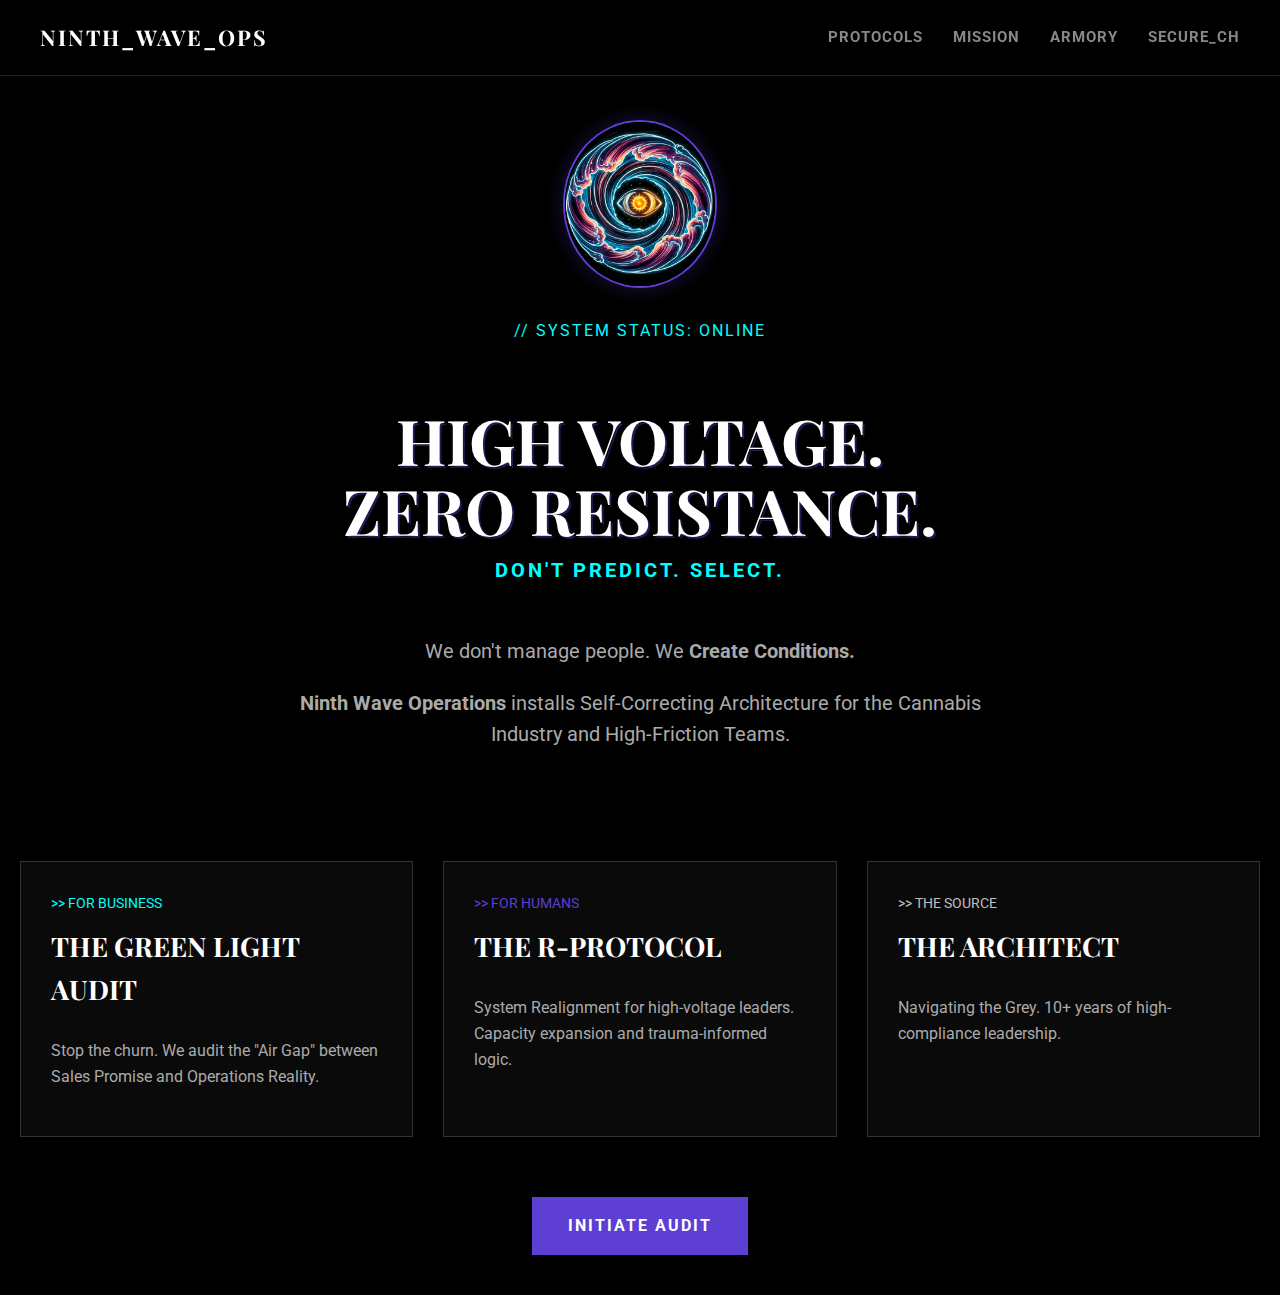
<file: index.html>
<!DOCTYPE html>
<html lang="en">
<head>
    <meta charset="UTF-8">
    <meta name="viewport" content="width=device-width, initial-scale=1.0">
    <title>Ninth Wave Ops | Command</title>
    
    <style>
        @import url('https://fonts.googleapis.com/css2?family=Playfair+Display:wght@700&family=Roboto:wght@300;400;700&display=swap');

        :root {
            /* NEW PALETTE */
            --matrix-green: #00FFFF; /* Quantum Blue */
            --spirit-purple: #5D3FD3; /* Midnight Violet */
            --hybrid-teal: #C0C0C0;  /* Silver */
            
            --bg-black: #000000;     /* True Void */
            --card-bg: #0a0a0a;      /* Almost Black */
            --text-main: #e0e0e0;
        }

        body {
            background-color: var(--bg-black);
            color: var(--text-main);
            font-family: 'Roboto', sans-serif;
            margin: 0;
            padding: 0;
            line-height: 1.6;
            font-size: 18px;
            overflow-x: hidden;
        }

        /* NAVIGATION */
        .top-nav {
            display: flex;
            justify-content: space-between;
            align-items: center;
            padding: 20px 40px;
            background: rgba(0,0,0,0.95);
            position: fixed;
            top: 0;
            width: 100%;
            z-index: 1000;
            border-bottom: 1px solid #222;
            box-sizing: border-box;
        }

        .brand {
            font-family: 'Playfair Display', serif;
            font-weight: bold;
            color: #fff;
            text-decoration: none;
            letter-spacing: 2px;
            font-size: 1.2em;
            text-transform: uppercase;
        }

        .nav-links { display: flex; gap: 30px; }

        .nav-link {
            font-family: 'Roboto', sans-serif;
            color: #888;
            text-decoration: none;
            text-transform: uppercase;
            font-weight: bold;
            font-size: 0.85em;
            letter-spacing: 1px;
            transition: 0.3s;
        }
        .nav-link:hover { color: var(--matrix-green); }
        .nav-link.active { color: #fff; border-bottom: 2px solid var(--spirit-purple); }

        /* LAYOUT */
        .container { max-width: 1000px; margin: 0 auto; padding: 140px 20px 60px 20px; }
        .hero-center {
            min-height: 90vh;
            display: flex;
            flex-direction: column;
            justify-content: center;
            align-items: center;
            text-align: center;
            padding: 120px 20px 40px 20px;
        }

        /* TYPOGRAPHY */
        h1 {
            font-family: 'Playfair Display', serif;
            font-size: 3.5em; 
            text-transform: uppercase;
            color: #fff;
            margin-bottom: 10px;
            line-height: 1.1;
            text-shadow: 2px 2px 0px rgba(93, 63, 211, 0.4);
        }

        .sub-headline {
            font-family: 'Roboto', sans-serif;
            font-size: 1.1em;
            color: var(--matrix-green);
            margin-bottom: 30px;
            letter-spacing: 3px;
            text-transform: uppercase;
            font-weight: bold;
        }

        /* IMAGE FIXES */
        .logo-img {
            width: 150px; 
            max-width: 40%; 
            height: auto;
            margin-bottom: 30px;
            border-radius: 50%;
            border: 2px solid var(--spirit-purple);
            box-shadow: 0 0 20px rgba(93, 63, 211, 0.3);
        }

        /* CARDS */
        .grid-container {
            display: grid;
            grid-template-columns: repeat(auto-fit, minmax(300px, 1fr));
            gap: 30px;
            margin-top: 40px;
            width: 100%;
        }

        .card {
            background: var(--card-bg);
            border: 1px solid #333;
            padding: 30px;
            transition: 0.3s;
            text-decoration: none;
            display: block;
        }
        .card:hover {
            border-color: var(--matrix-green);
            transform: translateY(-5px);
        }
        .card h3 { margin-top: 0; color: #fff; font-family: 'Playfair Display', serif; font-size: 1.5em; }

        /* BUTTONS */
        .btn {
            display: inline-block;
            padding: 15px 35px;
            text-transform: uppercase;
            font-weight: bold;
            text-decoration: none;
            margin-top: 20px;
            font-size: 0.9em;
            letter-spacing: 2px;
            transition: 0.3s;
        }
        .btn-primary {
            background: var(--spirit-purple);
            color: #fff;
            border: 1px solid var(--spirit-purple);
        }
        .btn-primary:hover {
            background: transparent;
            color: var(--matrix-green);
            border-color: var(--matrix-green);
        }
        .btn-ghost {
            background: transparent;
            color: #fff;
            border: 1px solid #555;
        }
        .btn-ghost:hover {
            border-color: var(--matrix-green);
            color: var(--matrix-green);
        }

        /* MOBILE FIXES */
        @media (max-width: 768px) {
            .top-nav { flex-direction: column; padding: 15px; background: #000; }
            .nav-links { gap: 15px; flex-wrap: wrap; justify-content: center; width: 100%; margin-top: 10px;}
            h1 { font-size: 2.2em; }
            .hero-center { padding-top: 140px; }
        }
    </style>
</head>
<body>

    <nav class="top-nav">
        <a href="index.html" class="brand">NINTH_WAVE_OPS</a>
        <div class="nav-links">
            <a href="protocols.html" class="nav-link">PROTOCOLS</a>
            <a href="architect.html" class="nav-link">MISSION</a>
            <a href="shop.html" class="nav-link">ARMORY</a>
            <a href="contact.html" class="nav-link">SECURE_CH</a>
        </div>
    </nav>

    <div class="hero-center">
        <img src="9342.jpg" alt="The Eye" class="logo-img">
        
        <div style="color: var(--matrix-green); letter-spacing: 2px; font-size: 0.9em; margin-bottom: 20px;">// SYSTEM STATUS: ONLINE</div>

        <h1 class="glitch-text">HIGH VOLTAGE.<br>ZERO RESISTANCE.</h1>
        
        <div class="sub-headline">
            DON'T PREDICT. SELECT.
        </div>

        <div style="max-width: 700px; margin-bottom: 50px; font-size: 1.1em; color: #aaa;">
            <p>We don't manage people. We <strong>Create Conditions.</strong></p>
            <p><strong>Ninth Wave Operations</strong> installs Self-Correcting Architecture for the Cannabis Industry and High-Friction Teams.</p>
        </div>

        <div class="grid-container" style="text-align: left;">
            <a href="protocols.html" class="card">
                <div style="color:var(--matrix-green); font-size:0.8em; margin-bottom:10px;">>> FOR BUSINESS</div>
                <h3>THE GREEN LIGHT AUDIT</h3>
                <p style="color:#aaa; font-size: 0.9em;">Stop the churn. We audit the "Air Gap" between Sales Promise and Operations Reality.</p>
            </a>

            <a href="shop.html" class="card">
                <div style="color:var(--spirit-purple); font-size:0.8em; margin-bottom:10px;">>> FOR HUMANS</div>
                <h3>THE R-PROTOCOL</h3>
                <p style="color:#aaa; font-size: 0.9em;">System Realignment for high-voltage leaders. Capacity expansion and trauma-informed logic.</p>
            </a>

            <a href="architect.html" class="card">
                <div style="color:var(--hybrid-teal); font-size:0.8em; margin-bottom:10px;">>> THE SOURCE</div>
                <h3>THE ARCHITECT</h3>
                <p style="color:#aaa; font-size: 0.9em;">Navigating the Grey. 10+ years of high-compliance leadership.</p>
            </a>
        </div>

        <a href="protocols.html" class="btn btn-primary" style="margin-top:60px;">INITIATE AUDIT</a>
    </div>

</body>
</html>
</file>
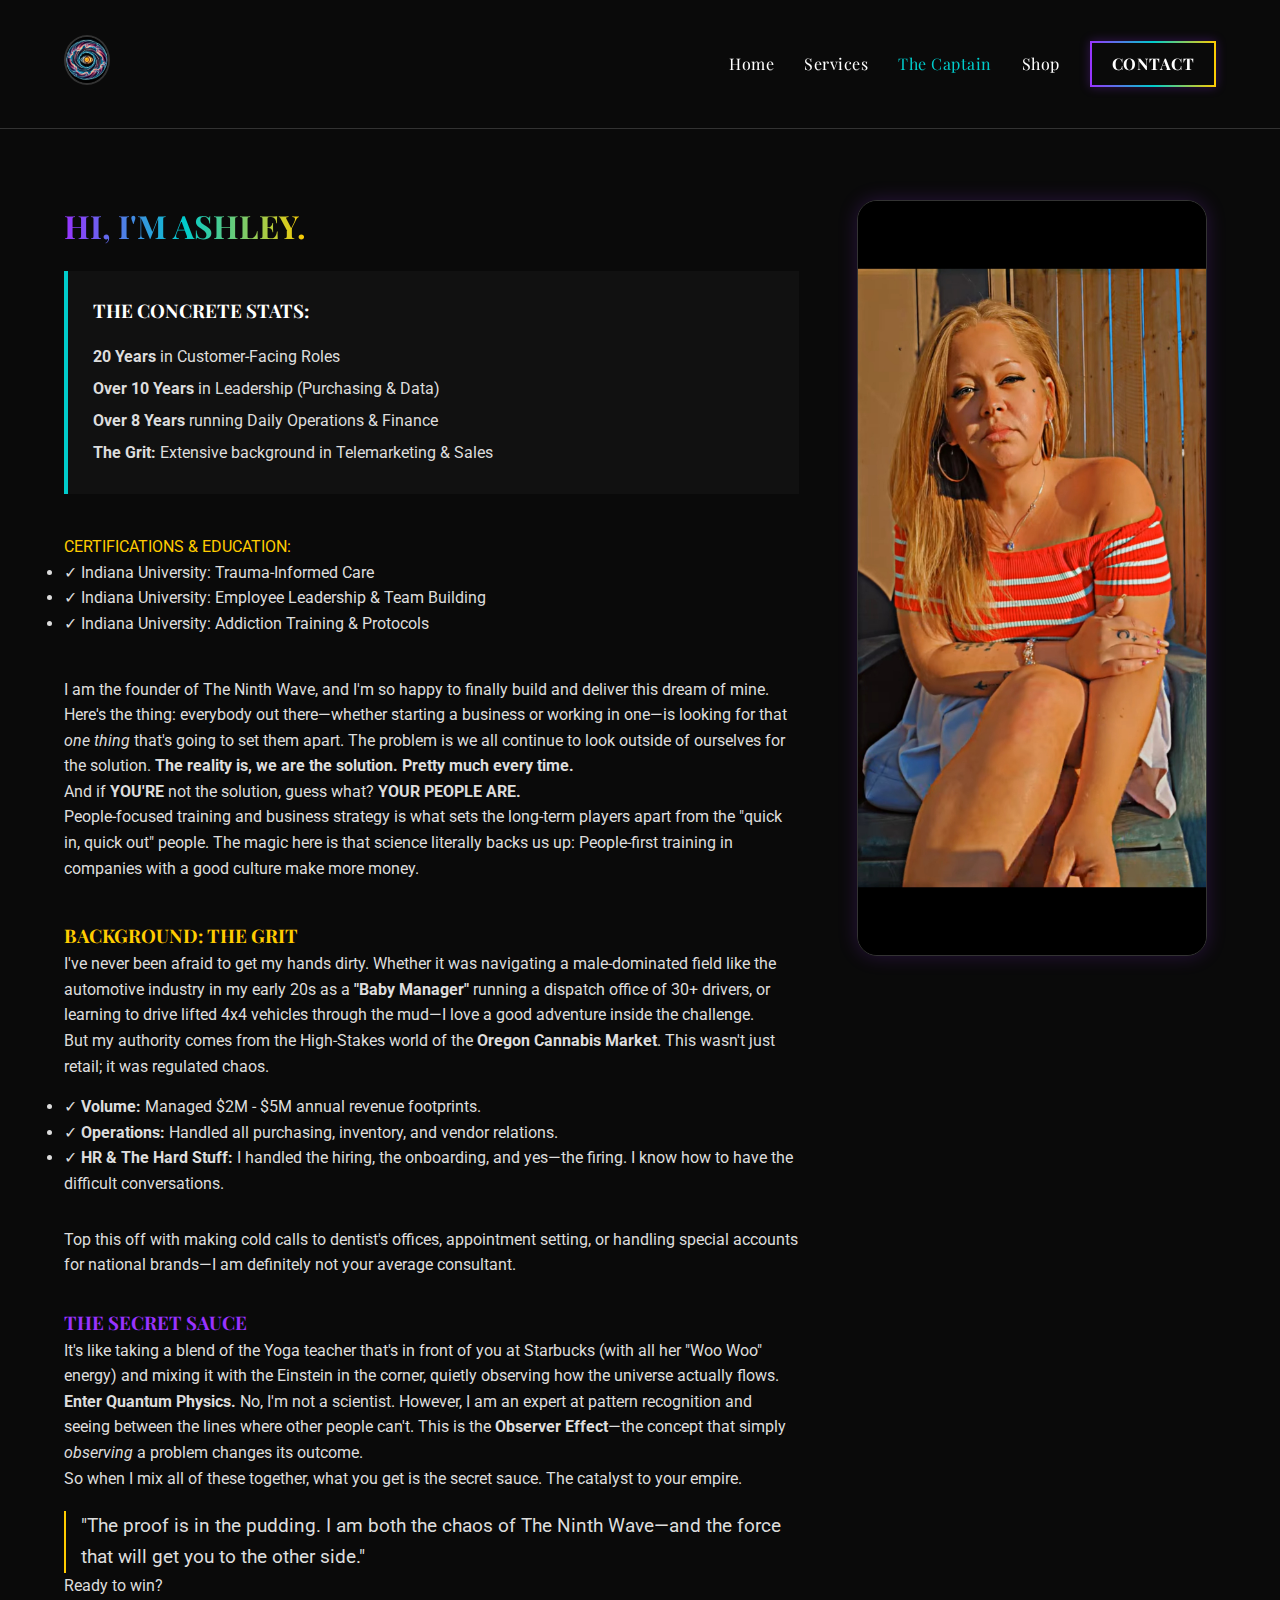
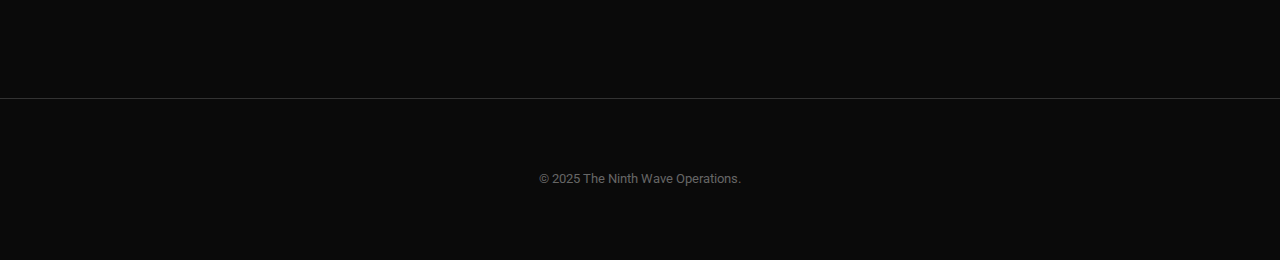
<file: about.html>
<!DOCTYPE html>
<html lang="en">
<head>
    <meta charset="UTF-8">
    <meta name="viewport" content="width=device-width, initial-scale=1.0">
    <title>The Captain | The Ninth Wave</title>
    <link href="https://fonts.googleapis.com/css2?family=Playfair+Display:wght@400;700&family=Roboto:wght@300;400;700&display=swap" rel="stylesheet">
    <link rel="stylesheet" href="styles.css">
</head>
<body>

    <nav class="navbar">
        <div class="container nav-container">
            <div class="logo"><a href="index.html"><img src="9342.jpg" alt="Logo"></a></div>
            <ul class="nav-links">
                <li><a href="index.html">Home</a></li>
                <li><a href="services.html">Services</a></li>
                <li><a href="about.html" class="active-link">The Captain</a></li>
                <li><a href="shop.html">Shop</a></li>
                <li><a href="contact.html" class="btn-nav">Contact</a></li>
            </ul>
            <div class="hamburger"><div class="line1"></div><div class="line2"></div><div class="line3"></div></div>
        </div>
    </nav>

    <section class="about-section" style="padding-top:140px;">
        <div class="container">
            
            <div class="about-grid">
                <div class="about-text">
                    <h1 class="gradient-text" style="margin-bottom: 20px;">HI, I'M ASHLEY.</h1>

                    <div style="background: #111; padding: 25px; border-left: 4px solid #00cccc; margin-bottom: 20px;">
                        <h3 style="color: #fff; margin-bottom: 15px;">THE CONCRETE STATS:</h3>
                        <ul style="list-style: none; color: #ddd; line-height: 2;">
                            <li><strong>20 Years</strong> in Customer-Facing Roles</li>
                            <li><strong>Over 10 Years</strong> in Leadership (Purchasing & Data)</li>
                            <li><strong>Over 8 Years</strong> running Daily Operations & Finance</li>
                            <li><strong>The Grit:</strong> Extensive background in Telemarketing & Sales</li>
                        </ul>
                    </div>

                    <div class="credentials-box" style="margin-top: 0; border-top: none; margin-bottom: 40px;">
                        <p class="cred-title" style="color:#ffcc00 !important;">CERTIFICATIONS & EDUCATION:</p>
                        <ul class="cred-list">
                            <li>✓ Indiana University: Trauma-Informed Care</li>
                            <li>✓ Indiana University: Employee Leadership & Team Building</li>
                            <li>✓ Indiana University: Addiction Training & Protocols</li>
                        </ul>
                    </div>

                    <p>I am the founder of The Ninth Wave, and I'm so happy to finally build and deliver this dream of mine.</p>

                    <p>Here's the thing: everybody out there—whether starting a business or working in one—is looking for that <em>one thing</em> that's going to set them apart. The problem is we all continue to look outside of ourselves for the solution. <strong>The reality is, we are the solution. Pretty much every time.</strong></p>

                    <p>And if <strong>YOU'RE</strong> not the solution, guess what? <strong>YOUR PEOPLE ARE.</strong></p>

                    <p>People-focused training and business strategy is what sets the long-term players apart from the "quick in, quick out" people. The magic here is that science literally backs us up: People-first training in companies with a good culture make more money.</p>

                    <h3 style="color:#ffcc00; margin-top:40px;">BACKGROUND: THE GRIT</h3>
                    <p>I've never been afraid to get my hands dirty. Whether it was navigating a male-dominated field like the automotive industry in my early 20s as a <strong>"Baby Manager"</strong> running a dispatch office of 30+ drivers, or learning to drive lifted 4x4 vehicles through the mud—I love a good adventure inside the challenge.</p>
                    
                    <p>But my authority comes from the High-Stakes world of the <strong>Oregon Cannabis Market</strong>. This wasn't just retail; it was regulated chaos.</p>

                    <ul class="cred-list" style="margin-top: 15px; margin-bottom: 30px;">
                        <li>✓ <strong>Volume:</strong> Managed $2M - $5M annual revenue footprints.</li>
                        <li>✓ <strong>Operations:</strong> Handled all purchasing, inventory, and vendor relations.</li>
                        <li>✓ <strong>HR & The Hard Stuff:</strong> I handled the hiring, the onboarding, and yes—the firing. I know how to have the difficult conversations.</li>
                    </ul>

                    <p>Top this off with making cold calls to dentist's offices, appointment setting, or handling special accounts for national brands—I am definitely not your average consultant.</p>

                    <h3 style="color:#9933ff; margin-top:30px;">THE SECRET SAUCE</h3>
                    <p>It's like taking a blend of the Yoga teacher that's in front of you at Starbucks (with all her "Woo Woo" energy) and mixing it with the Einstein in the corner, quietly observing how the universe actually flows.</p>
                    
                    <p><strong>Enter Quantum Physics.</strong> No, I'm not a scientist. However, I am an expert at pattern recognition and seeing between the lines where other people can't. This is the <strong>Observer Effect</strong>—the concept that simply <em>observing</em> a problem changes its outcome.</p> 
                    
                    <p>So when I mix all of these together, what you get is the secret sauce. The catalyst to your empire.</p>
                    
                    <p style="font-size: 1.2rem; margin-top:20px; border-left: 2px solid #ffcc00; padding-left: 15px;">
                        "The proof is in the pudding. I am both the chaos of The Ninth Wave—and the force that will get you to the other side."
                    </p>
                    
                    <p class="signature">Ready to win?</p>
                </div>
                
                <div class="about-image-container">
                    <img src="ashley.jpg" alt="The Captain" class="about-photo">
                </div>
            </div>
        </div>
    </section>

    <footer><div class="container"><p class="copyright">&copy; 2025 The Ninth Wave Operations.</p></div></footer>
    <script src="script.js"></script>
</body>
</html>
</file>
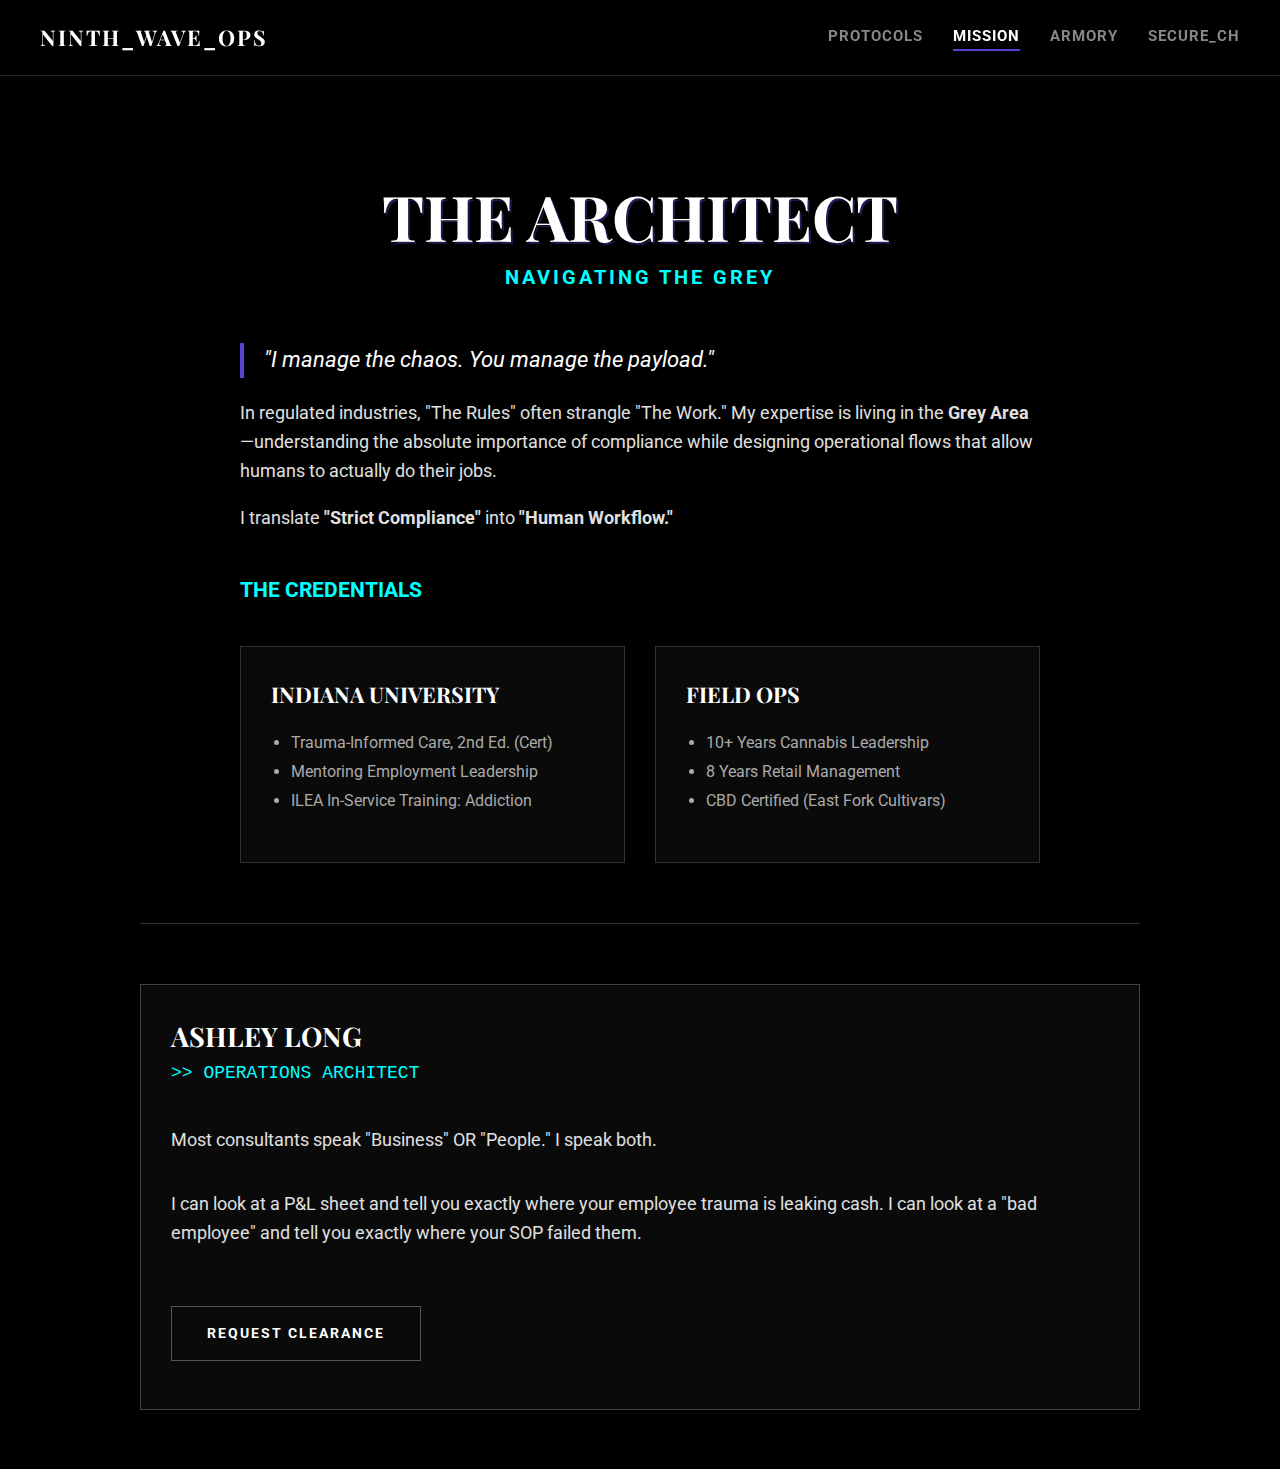
<file: architect.html>
<!DOCTYPE html>
<html lang="en">
<head>
    <meta charset="UTF-8">
    <meta name="viewport" content="width=device-width, initial-scale=1.0">
    <title>The Mission | Ninth Wave</title>
    
    <style>
        @import url('https://fonts.googleapis.com/css2?family=Playfair+Display:wght@700&family=Roboto:wght@300;400;700&display=swap');

        :root {
            --matrix-green: #00FFFF; /* Quantum Blue */
            --spirit-purple: #5D3FD3; /* Midnight Violet */
            --hybrid-teal: #C0C0C0;  /* Silver */
            --bg-black: #000000;     /* True Void */
            --card-bg: #0a0a0a;      /* Almost Black */
            --text-main: #e0e0e0;
        }

        body {
            background-color: var(--bg-black);
            color: var(--text-main);
            font-family: 'Roboto', sans-serif;
            margin: 0;
            padding: 0;
            line-height: 1.6;
            font-size: 18px;
            overflow-x: hidden;
        }

        /* NAVIGATION */
        .top-nav {
            display: flex;
            justify-content: space-between;
            align-items: center;
            padding: 20px 40px;
            background: rgba(0,0,0,0.95);
            position: fixed;
            top: 0;
            width: 100%;
            z-index: 1000;
            border-bottom: 1px solid #222;
            box-sizing: border-box;
        }

        .brand {
            font-family: 'Playfair Display', serif;
            font-weight: bold;
            color: #fff;
            text-decoration: none;
            letter-spacing: 2px;
            font-size: 1.2em;
            text-transform: uppercase;
        }

        .nav-links { display: flex; gap: 30px; }

        .nav-link {
            font-family: 'Roboto', sans-serif;
            color: #888;
            text-decoration: none;
            text-transform: uppercase;
            font-weight: bold;
            font-size: 0.85em;
            letter-spacing: 1px;
            transition: 0.3s;
        }
        .nav-link:hover { color: var(--matrix-green); }
        .nav-link.active { color: #fff; border-bottom: 2px solid var(--spirit-purple); }

        /* LAYOUT */
        .container { max-width: 1000px; margin: 0 auto; padding: 140px 20px 60px 20px; }
        
        .glitch-text {
            font-family: 'Playfair Display', serif;
            font-size: 3.5em; 
            text-transform: uppercase;
            color: #fff;
            margin-bottom: 10px;
            line-height: 1.1;
            text-shadow: 2px 2px 0px rgba(93, 63, 211, 0.4);
            text-align: center;
        }

        .sub-headline {
            font-family: 'Roboto', sans-serif;
            font-size: 1.1em;
            color: var(--matrix-green);
            margin-bottom: 50px;
            letter-spacing: 3px;
            text-transform: uppercase;
            font-weight: bold;
            text-align: center;
        }

        /* CARDS */
        .grid-container {
            display: grid;
            grid-template-columns: repeat(auto-fit, minmax(300px, 1fr));
            gap: 30px;
            margin-top: 40px;
            width: 100%;
        }

        .card {
            background: var(--card-bg);
            border: 1px solid #333;
            padding: 30px;
            transition: 0.3s;
            text-decoration: none;
            display: block;
        }
        .card:hover {
            border-color: var(--matrix-green);
            transform: translateY(-5px);
        }
        .card h3 { margin-top: 0; color: #fff; font-family: 'Playfair Display', serif; font-size: 1.5em; }
        .card h4 { font-family: 'Playfair Display', serif; font-size: 1.2em; }

        /* BUTTONS */
        .btn { display: inline-block; padding: 15px 35px; text-transform: uppercase; font-weight: bold; text-decoration: none; margin-top: 20px; font-size: 0.9em; letter-spacing: 2px; transition: 0.3s; }
        .btn-ghost { background: transparent; color: #fff; border: 1px solid #555; }
        .btn-ghost:hover { border-color: var(--matrix-green); color: var(--matrix-green); }

        /* MOBILE FIXES */
        @media (max-width: 768px) {
            .top-nav { flex-direction: column; padding: 15px; background: #000; }
            .nav-links { gap: 15px; flex-wrap: wrap; justify-content: center; width: 100%; margin-top: 10px;}
        }
    </style>
</head>
<body>

    <nav class="top-nav">
        <a href="index.html" class="brand">NINTH_WAVE_OPS</a>
        <div class="nav-links">
            <a href="protocols.html" class="nav-link">PROTOCOLS</a>
            <a href="architect.html" class="nav-link active">MISSION</a>
            <a href="shop.html" class="nav-link">ARMORY</a>
            <a href="contact.html" class="nav-link">SECURE_CH</a>
        </div>
    </nav>

    <div class="container">
        <h1 class="glitch-text">THE ARCHITECT</h1>
        <div class="sub-headline">NAVIGATING THE GREY</div>

        <div style="max-width: 800px; margin: 0 auto; text-align: left;">
            <p style="font-size: 1.2em; color: #fff; border-left: 4px solid var(--spirit-purple); padding-left: 20px; font-style: italic;">
                "I manage the chaos. You manage the payload."
            </p>
            
            <p>In regulated industries, "The Rules" often strangle "The Work." My expertise is living in the <strong>Grey Area</strong>—understanding the absolute importance of compliance while designing operational flows that allow humans to actually do their jobs.</p>
            
            <p>I translate <strong>"Strict Compliance"</strong> into <strong>"Human Workflow."</strong></p>

            <h3 style="color:var(--matrix-green); margin-top: 40px;">THE CREDENTIALS</h3>
            <div class="grid-container">
                <div class="card" style="border-color: #333;">
                    <h4 style="color:#fff; margin:0;">INDIANA UNIVERSITY</h4>
                    <ul style="color: #aaa; padding-left: 20px; font-size: 0.9em; line-height: 1.8;">
                        <li>Trauma-Informed Care, 2nd Ed. (Cert)</li>
                        <li>Mentoring Employment Leadership</li>
                        <li>ILEA In-Service Training: Addiction</li>
                    </ul>
                </div>
                <div class="card" style="border-color: #333;">
                    <h4 style="color:#fff; margin:0;">FIELD OPS</h4>
                    <ul style="color: #aaa; padding-left: 20px; font-size: 0.9em; line-height: 1.8;">
                        <li>10+ Years Cannabis Leadership</li>
                        <li>8 Years Retail Management</li>
                        <li>CBD Certified (East Fork Cultivars)</li>
                    </ul>
                </div>
            </div>
        </div>

        <div style="border-top: 1px solid #333; margin: 60px 0;"></div>

        <div class="card" style="display: flex; flex-direction: column; text-align: left; border-color: #444;">
            <div style="display: flex; align-items: center; gap: 20px; margin-bottom: 20px;">
                <div>
                    <h3 style="margin: 0; color: #fff;">ASHLEY LONG</h3>
                    <span style="color: var(--matrix-green); font-family: monospace;">>> OPERATIONS ARCHITECT</span>
                </div>
            </div>
            
            <p>Most consultants speak "Business" OR "People." I speak both.</p>
            <p>I can look at a P&L sheet and tell you exactly where your employee trauma is leaking cash. I can look at a "bad employee" and tell you exactly where your SOP failed them.</p>

            <p style="margin-top: 20px;">
                <a href="contact.html" class="btn btn-ghost" style="font-size: 0.8em;">REQUEST CLEARANCE</a>
            </p>
        </div>

    </div>

</body>
</html>
</file>
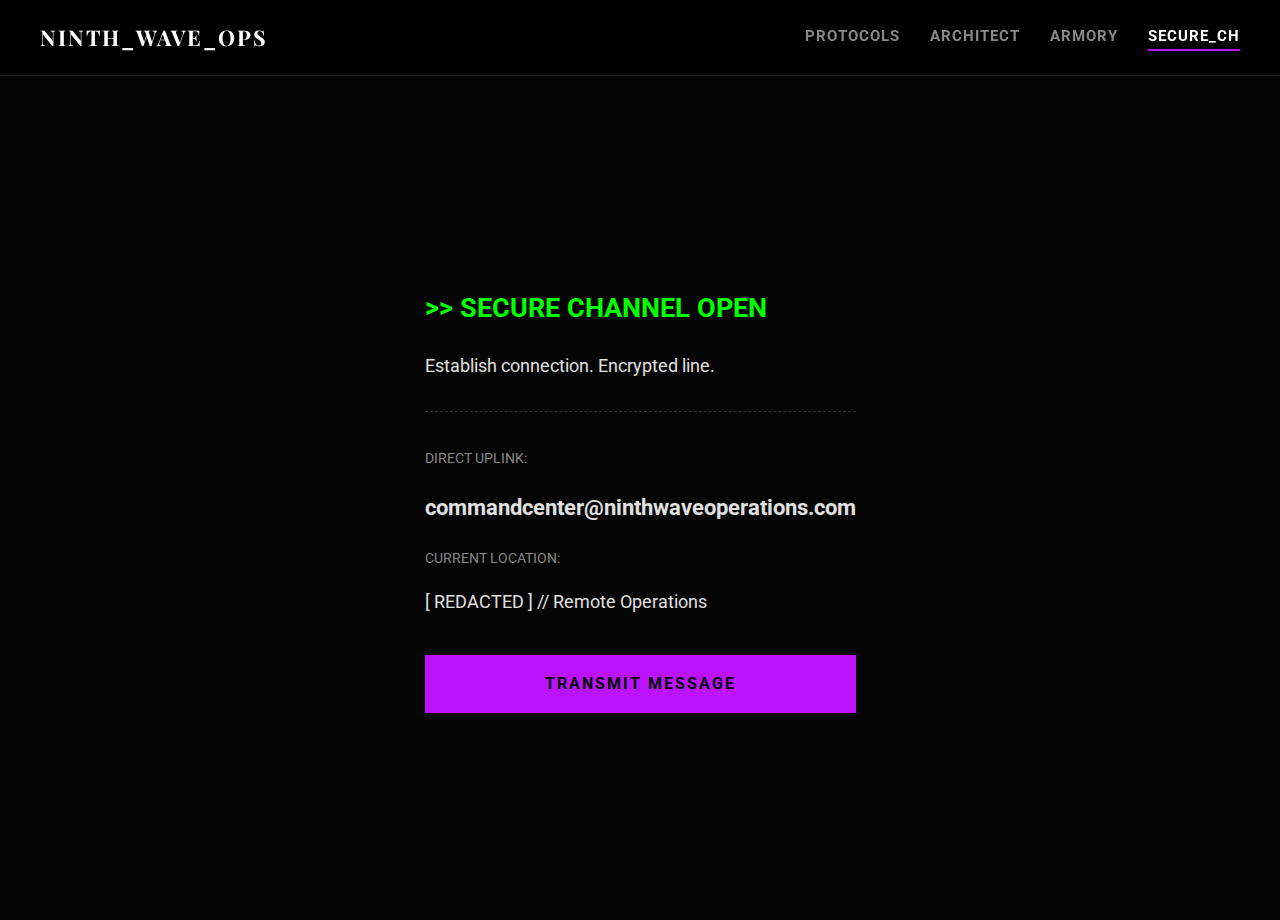
<file: contact.html>
<!DOCTYPE html>
<html lang="en">
<head>
    <meta charset="UTF-8">
    <meta name="viewport" content="width=device-width, initial-scale=1.0">
    <title>Secure Channel | Ninth Wave</title>
    <link rel="stylesheet" href="style.css">
</head>
<body>

    <nav class="top-nav">
        <a href="index.html" class="brand">NINTH_WAVE_OPS</a>
        <div class="nav-links">
            <a href="protocols.html" class="nav-link">PROTOCOLS</a>
            <a href="architect.html" class="nav-link">ARCHITECT</a>
            <a href="shop.html" class="nav-link">ARMORY</a>
            <a href="contact.html" class="nav-link active">SECURE_CH</a>
        </div>
    </nav>

    <div class="container" style="display:flex; justify-content:center; align-items:center; min-height:80vh;">
        
        <div class="terminal-window">
            <h2 style="color:var(--matrix-green); margin-top:0;">>> SECURE CHANNEL OPEN</h2>
            <p>Establish connection. Encrypted line.</p>

            <div style="margin-top:30px; border-top:1px dashed #333; padding-top:20px;">
                <p style="color:#888; font-size:0.8em;">DIRECT UPLINK:</p>
                <p style="font-size:1.2em; font-weight:bold;">commandcenter@ninthwaveoperations.com</p>
            </div>

            <div style="margin-top:20px;">
                <p style="color:#888; font-size:0.8em;">CURRENT LOCATION:</p>
                <p>[ REDACTED ] // Remote Operations</p>
            </div>

            <a href="mailto:commandcenter@ninthwaveoperations.com" class="btn btn-primary" style="width:100%; text-align:center; box-sizing:border-box;">TRANSMIT MESSAGE</a>
        </div>

    </div>

</body>
</html>
</file>
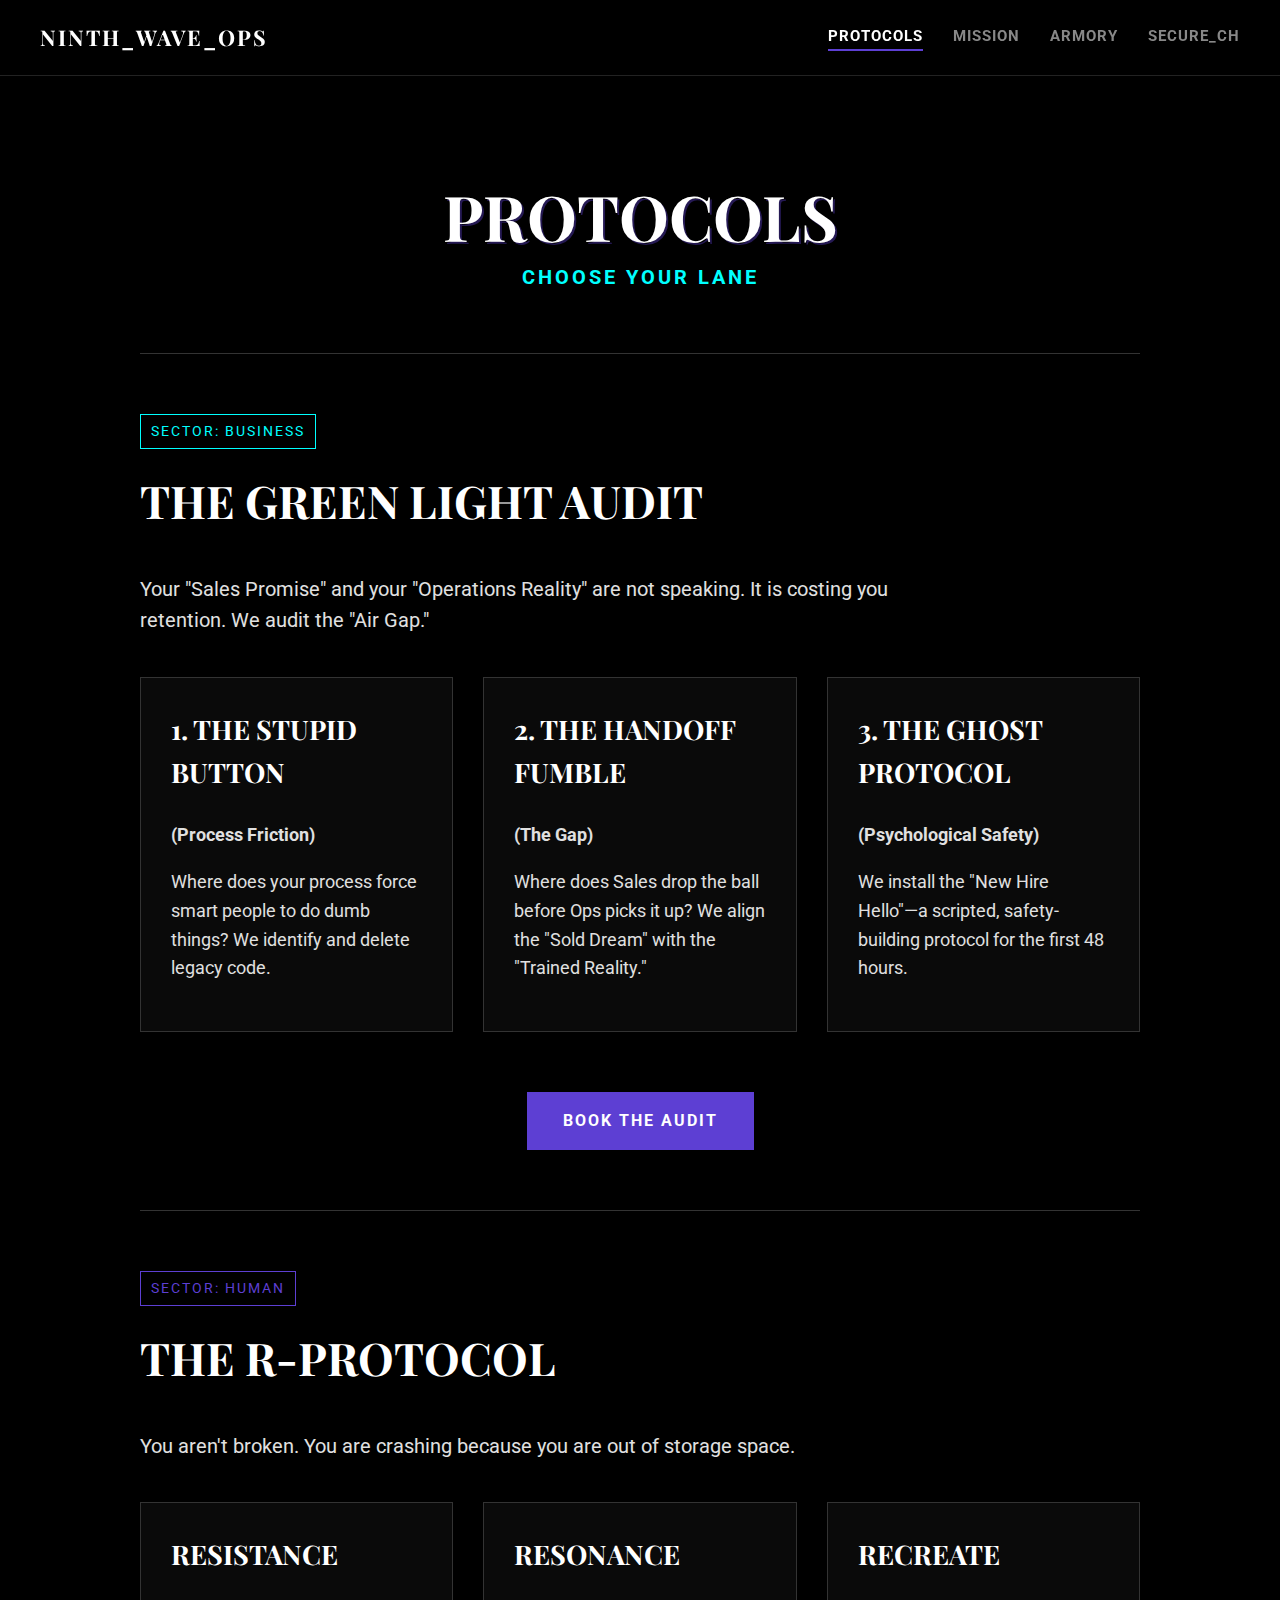
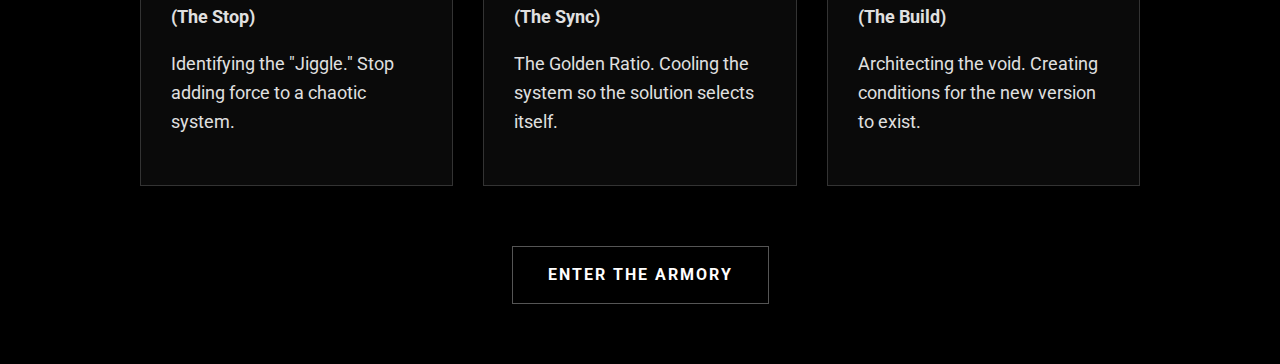
<file: protocols.html>
<!DOCTYPE html>
<html lang="en">
<head>
    <meta charset="UTF-8">
    <meta name="viewport" content="width=device-width, initial-scale=1.0">
    <title>Protocols | Ninth Wave</title>
    
    <style>
        @import url('https://fonts.googleapis.com/css2?family=Playfair+Display:wght@700&family=Roboto:wght@300;400;700&display=swap');

        :root {
            --matrix-green: #00FFFF; /* Quantum Blue */
            --spirit-purple: #5D3FD3; /* Midnight Violet */
            --hybrid-teal: #C0C0C0;  /* Silver */
            --bg-black: #000000;     /* True Void */
            --card-bg: #0a0a0a;      /* Almost Black */
            --text-main: #e0e0e0;
        }

        body {
            background-color: var(--bg-black);
            color: var(--text-main);
            font-family: 'Roboto', sans-serif;
            margin: 0;
            padding: 0;
            line-height: 1.6;
            font-size: 18px;
            overflow-x: hidden;
        }

        /* NAVIGATION */
        .top-nav {
            display: flex;
            justify-content: space-between;
            align-items: center;
            padding: 20px 40px;
            background: rgba(0,0,0,0.95);
            position: fixed;
            top: 0;
            width: 100%;
            z-index: 1000;
            border-bottom: 1px solid #222;
            box-sizing: border-box;
        }

        .brand {
            font-family: 'Playfair Display', serif;
            font-weight: bold;
            color: #fff;
            text-decoration: none;
            letter-spacing: 2px;
            font-size: 1.2em;
            text-transform: uppercase;
        }

        .nav-links { display: flex; gap: 30px; }

        .nav-link {
            font-family: 'Roboto', sans-serif;
            color: #888;
            text-decoration: none;
            text-transform: uppercase;
            font-weight: bold;
            font-size: 0.85em;
            letter-spacing: 1px;
            transition: 0.3s;
        }
        .nav-link:hover { color: var(--matrix-green); }
        .nav-link.active { color: #fff; border-bottom: 2px solid var(--spirit-purple); }

        /* LAYOUT */
        .container { max-width: 1000px; margin: 0 auto; padding: 140px 20px 60px 20px; }
        
        .glitch-text {
            font-family: 'Playfair Display', serif;
            font-size: 3.5em; 
            text-transform: uppercase;
            color: #fff;
            margin-bottom: 10px;
            line-height: 1.1;
            text-shadow: 2px 2px 0px rgba(93, 63, 211, 0.4);
            text-align: center;
        }

        .sub-headline {
            font-family: 'Roboto', sans-serif;
            font-size: 1.1em;
            color: var(--matrix-green);
            margin-bottom: 50px;
            letter-spacing: 3px;
            text-transform: uppercase;
            font-weight: bold;
            text-align: center;
        }

        /* CARDS */
        .grid-container {
            display: grid;
            grid-template-columns: repeat(auto-fit, minmax(300px, 1fr));
            gap: 30px;
            margin-top: 40px;
            width: 100%;
        }

        .card {
            background: var(--card-bg);
            border: 1px solid #333;
            padding: 30px;
            transition: 0.3s;
            text-decoration: none;
            display: block;
        }
        .card:hover { border-color: var(--matrix-green); transform: translateY(-5px); }
        .card h3 { margin-top: 0; color: #fff; font-family: 'Playfair Display', serif; font-size: 1.5em; }

        /* BUTTONS */
        .btn { display: inline-block; padding: 15px 35px; text-transform: uppercase; font-weight: bold; text-decoration: none; margin-top: 20px; font-size: 0.9em; letter-spacing: 2px; transition: 0.3s; }
        .btn-primary { background: var(--spirit-purple); color: #fff; border: 1px solid var(--spirit-purple); }
        .btn-primary:hover { background: transparent; color: var(--matrix-green); border-color: var(--matrix-green); }
        .btn-ghost { background: transparent; color: #fff; border: 1px solid #555; }
        .btn-ghost:hover { border-color: var(--matrix-green); color: var(--matrix-green); }
        
        /* DIVIDERS */
        .sector-divider { border-top: 1px solid #333; margin: 60px 0 40px 0; padding-top: 20px; }
        .badge-biz { color: var(--matrix-green); border: 1px solid var(--matrix-green); padding: 5px 10px; font-size: 0.8em; letter-spacing: 2px; text-transform: uppercase; display: inline-block; margin-bottom: 15px; }
        .badge-human { color: var(--spirit-purple); border: 1px solid var(--spirit-purple); padding: 5px 10px; font-size: 0.8em; letter-spacing: 2px; text-transform: uppercase; display: inline-block; margin-bottom: 15px; }

        /* MOBILE FIXES */
        @media (max-width: 768px) {
            .top-nav { flex-direction: column; padding: 15px; background: #000; }
            .nav-links { gap: 15px; flex-wrap: wrap; justify-content: center; width: 100%; margin-top: 10px;}
        }
    </style>
</head>
<body>

    <nav class="top-nav">
        <a href="index.html" class="brand">NINTH_WAVE_OPS</a>
        <div class="nav-links">
            <a href="protocols.html" class="nav-link active">PROTOCOLS</a>
            <a href="architect.html" class="nav-link">MISSION</a>
            <a href="shop.html" class="nav-link">ARMORY</a>
            <a href="contact.html" class="nav-link">SECURE_CH</a>
        </div>
    </nav>

    <div class="container">
        <h1 class="glitch-text">PROTOCOLS</h1>
        <div class="sub-headline">CHOOSE YOUR LANE</div>

        <div class="sector-divider"></div>
        <div class="badge-biz">SECTOR: BUSINESS</div>
        <h2 style="font-family:'Playfair Display', serif; font-size:2.5em; color:#fff; margin-top:0;">THE GREEN LIGHT AUDIT</h2>
        <p style="font-size:1.1em; max-width: 800px;">
            Your "Sales Promise" and your "Operations Reality" are not speaking. It is costing you retention. We audit the "Air Gap."
        </p>

        <div class="grid-container">
            <div class="card">
                <h3>1. THE STUPID BUTTON</h3>
                <p><strong>(Process Friction)</strong></p>
                <p>Where does your process force smart people to do dumb things? We identify and delete legacy code.</p>
            </div>
            <div class="card">
                <h3>2. THE HANDOFF FUMBLE</h3>
                <p><strong>(The Gap)</strong></p>
                <p>Where does Sales drop the ball before Ops picks it up? We align the "Sold Dream" with the "Trained Reality."</p>
            </div>
            <div class="card">
                <h3>3. THE GHOST PROTOCOL</h3>
                <p><strong>(Psychological Safety)</strong></p>
                <p>We install the "New Hire Hello"—a scripted, safety-building protocol for the first 48 hours.</p>
            </div>
        </div>

        <div style="text-align: center; margin-top: 40px;">
            <a href="contact.html" class="btn btn-primary">BOOK THE AUDIT</a>
        </div>


        <div class="sector-divider"></div>
        <div class="badge-human">SECTOR: HUMAN</div>
        <h2 style="font-family:'Playfair Display', serif; font-size:2.5em; color:#fff; margin-top:0;">THE R-PROTOCOL</h2>
        <p style="font-size:1.1em; max-width: 800px;">
            You aren't broken. You are crashing because you are out of storage space.
        </p>

        <div class="grid-container">
            <div class="card">
                <h3>RESISTANCE</h3>
                <p><strong>(The Stop)</strong></p>
                <p>Identifying the "Jiggle." Stop adding force to a chaotic system.</p>
            </div>
            <div class="card">
                <h3>RESONANCE</h3>
                <p><strong>(The Sync)</strong></p>
                <p>The Golden Ratio. Cooling the system so the solution selects itself.</p>
            </div>
            <div class="card">
                <h3>RECREATE</h3>
                <p><strong>(The Build)</strong></p>
                <p>Architecting the void. Creating conditions for the new version to exist.</p>
            </div>
        </div>
        
        <div style="text-align: center; margin-top: 40px;">
            <a href="shop.html" class="btn btn-ghost">ENTER THE ARMORY</a>
        </div>

    </div>

</body>
</html>
</file>
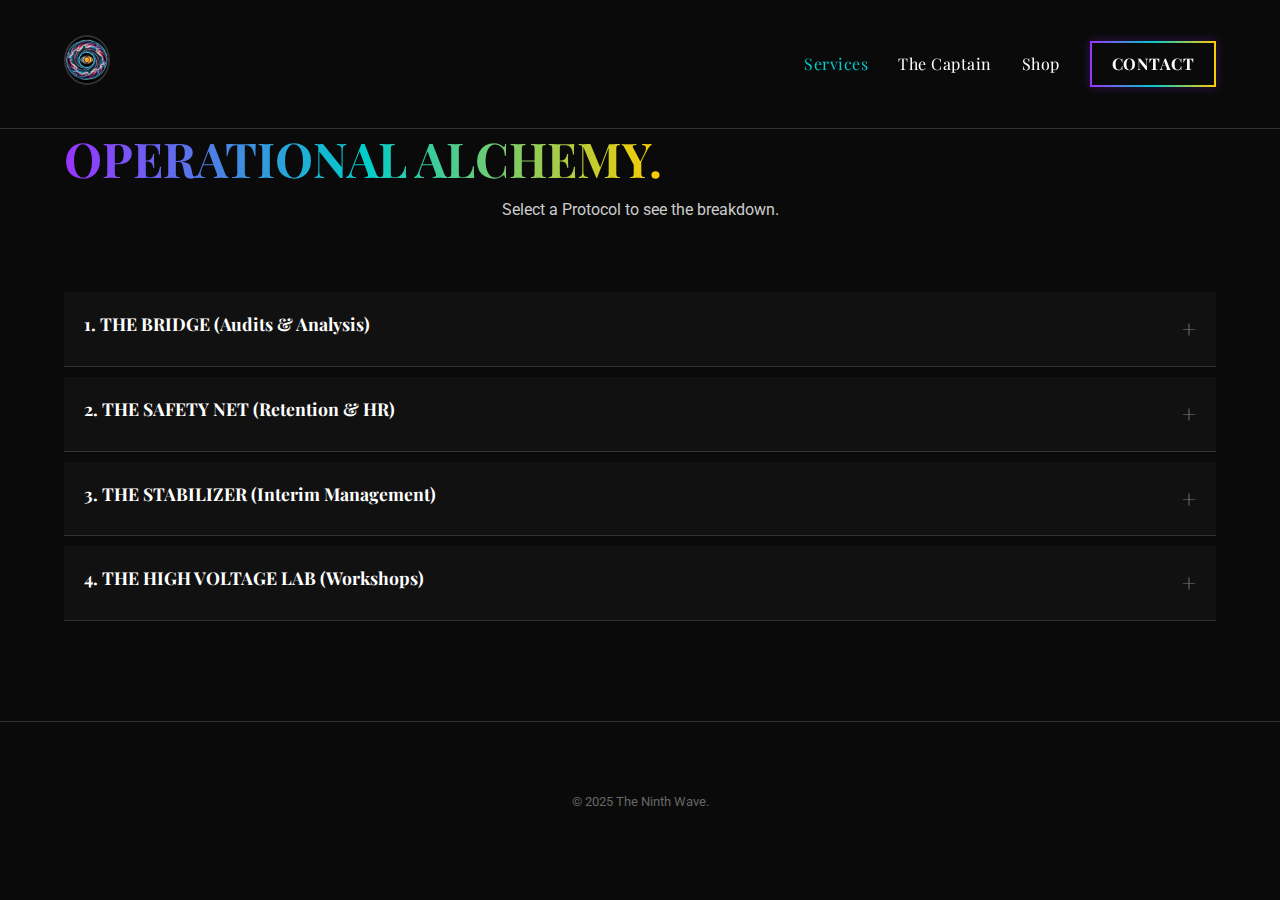
<file: services.html>
<!DOCTYPE html>
<html lang="en">
<head>
    <meta charset="UTF-8">
    <meta name="viewport" content="width=device-width, initial-scale=1.0">
    <title>Services | The Ninth Wave</title>
    <link href="https://fonts.googleapis.com/css2?family=Playfair+Display:wght@400;700&family=Roboto:wght@300;400;700&display=swap" rel="stylesheet">
    <link rel="stylesheet" href="styles.css">
</head>
<body>

    <nav class="navbar">
        <div class="container nav-container">
            <div class="logo"><a href="index.html"><img src="9342.jpg" alt="Logo"></a></div>
            <ul class="nav-links">
                <li><a href="services.html" class="active-link">Services</a></li>
                <li><a href="about.html">The Captain</a></li>
                <li><a href="shop.html">Shop</a></li>
                <li><a href="contact.html" class="btn-nav">Contact</a></li>
            </ul>
            <div class="hamburger"><div class="line1"></div><div class="line2"></div><div class="line3"></div></div>
        </div>
    </nav>

    <div class="container" style="padding-top: 120px;">
        <h1 class="gradient-text" style="font-size: 3rem; text-align: center;">OPERATIONAL ALCHEMY.</h1>
        <p style="text-align:center; color:#ccc; margin-bottom:60px;">Select a Protocol to see the breakdown.</p>

        <button class="accordion">1. THE BRIDGE (Audits & Analysis)</button>
        <div class="panel">
            <p class="hook">"My Customers Are Confused."</p>
            <p>I find the invisible friction where the money falls out.</p>
            <ul class="service-list">
                <li><strong>The Gut Check:</strong> A rapid-fire audit of your current cash-handling and opening procedures.</li>
                <li><strong>The Friction Map:</strong> We secretly shop your store to find the exact moment customers give up.</li>
                <li><strong>SOP Reality Check:</strong> We compare your "Rulebook" to what your staff actually does.</li>
            </ul>
            <a href="contact.html" class="btn-sm">REQUEST AUDIT</a>
        </div>

        <button class="accordion">2. THE SAFETY NET (Retention & HR)</button>
        <div class="panel">
            <p class="hook">"My Staff Keeps Quitting."</p>
            <p>Turnover isn't a generation problem; it's a safety problem.</p>
            <ul class="service-list">
                <li><strong>The New Hire Hello:</strong> A 48-hour onboarding script that creates instant loyalty.</li>
                <li><strong>The Hat Rack Workshop:</strong> Training managers to stop being "Parents" and start being "Captains."</li>
                <li><strong>Trauma-Informed Management:</strong> Learning to manage triggers so you don't lose good people to bad days.</li>
            </ul>
            <a href="contact.html" class="btn-sm">BUILD THE NET</a>
        </div>

        <button class="accordion">3. THE STABILIZER (Interim Management)</button>
        <div class="panel">
            <p class="hook">"I Need a Captain."</p>
            <p>Sometimes you need someone to take the wheel while you find the map.</p>
            <ul class="service-list">
                <li><strong>Interim Direction:</strong> I step in as the authority figure to reset standards.</li>
                <li><strong>Remote Recruitment:</strong> I handle the vetting and hiring of your replacement.</li>
                <li><strong>The Handoff:</strong> I train the new manager so they succeed where the last one failed.</li>
            </ul>
            <a href="contact.html" class="btn-sm">STABILIZE SHIP</a>
        </div>

        <button class="accordion">4. THE HIGH VOLTAGE LAB (Workshops)</button>
        <div class="panel">
            <p class="hook">"My Business is Stagnant."</p>
            <p>Quantum Physics disguised as an Art Class.</p>
            <ul class="service-list">
                <li><strong>Fear Loop Hacking:</strong> Identify the subconscious block keeping you from scaling.</li>
                <li><strong>Chaos Strategy:</strong> Using "The Ninth Wave" principles to surf the chaos rather than fight it.</li>
                <li><strong>1-on-1 Retreats:</strong> Intensive leadership rewiring.</li>
            </ul>
            <a href="contact.html" class="btn-sm">ENTER THE LAB</a>
        </div>

    </div>

    <footer><div class="container"><p class="copyright">&copy; 2025 The Ninth Wave.</p></div></footer>
    <script src="script.js"></script>
</body>
</html>
</file>
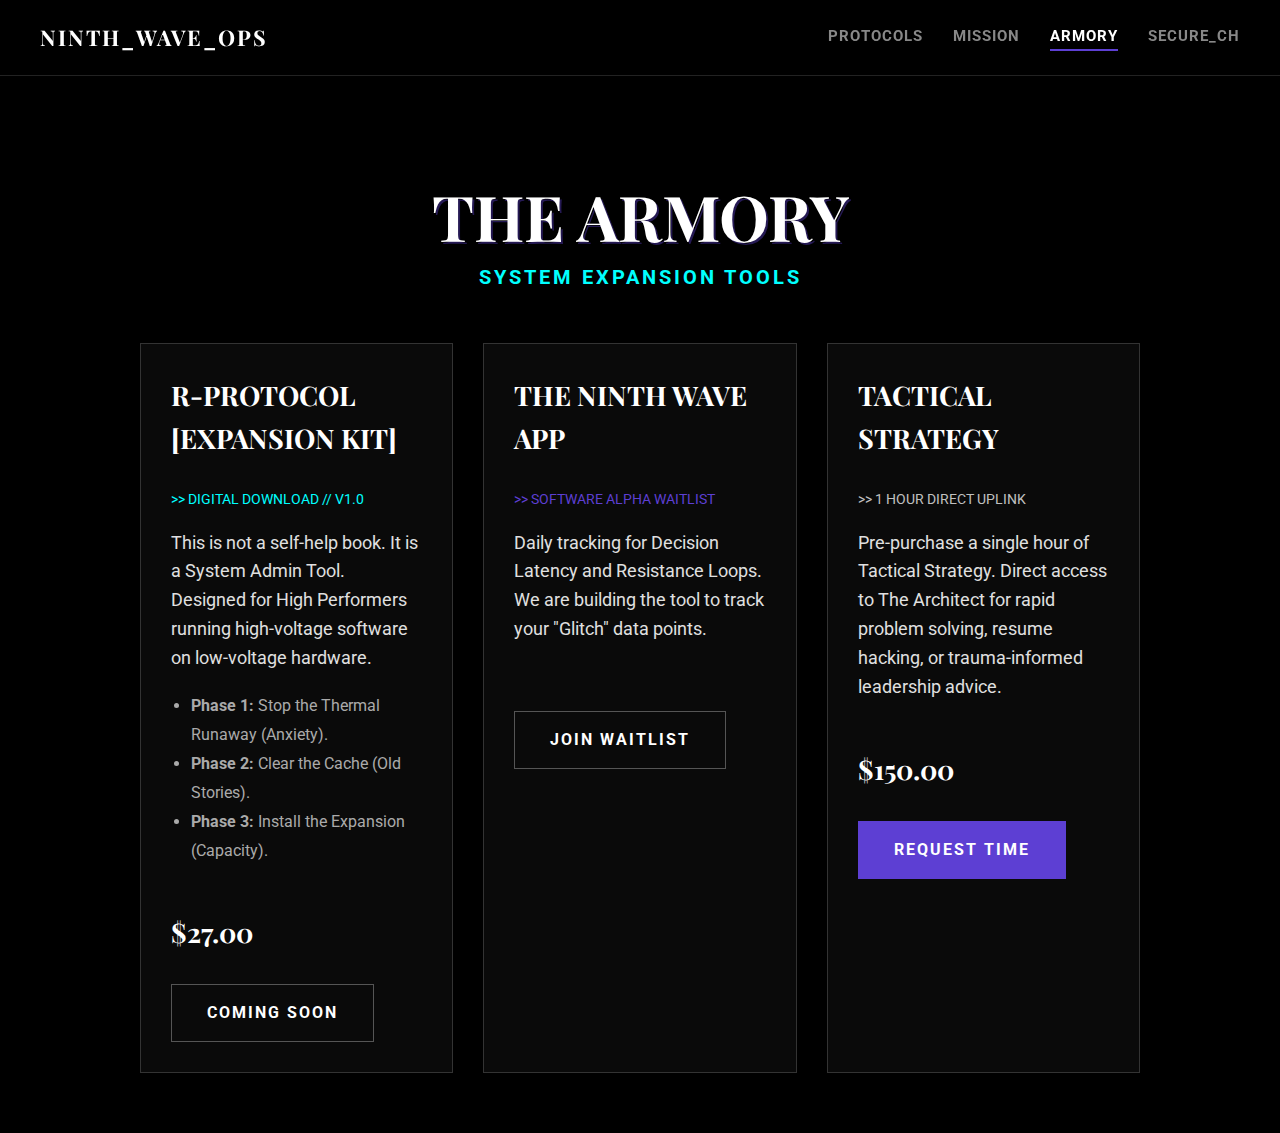
<file: shop.html>
<!DOCTYPE html>
<html lang="en">
<head>
    <meta charset="UTF-8">
    <meta name="viewport" content="width=device-width, initial-scale=1.0">
    <title>The Armory | Ninth Wave</title>
    
    <style>
        @import url('https://fonts.googleapis.com/css2?family=Playfair+Display:wght@700&family=Roboto:wght@300;400;700&display=swap');

        :root {
            /* NEW NINTH WAVE PALETTE */
            --matrix-green: #00FFFF; /* Quantum Blue */
            --spirit-purple: #5D3FD3; /* Midnight Violet */
            --hybrid-teal: #C0C0C0;  /* Silver */
            
            --bg-black: #000000;     /* True Void */
            --card-bg: #0a0a0a;      /* Almost Black */
            --text-main: #e0e0e0;
        }

        body {
            background-color: var(--bg-black);
            color: var(--text-main);
            font-family: 'Roboto', sans-serif;
            margin: 0;
            padding: 0;
            line-height: 1.6;
            font-size: 18px;
            overflow-x: hidden;
        }

        /* NAVIGATION */
        .top-nav {
            display: flex;
            justify-content: space-between;
            align-items: center;
            padding: 20px 40px;
            background: rgba(0,0,0,0.95);
            position: fixed;
            top: 0;
            width: 100%;
            z-index: 1000;
            border-bottom: 1px solid #222;
            box-sizing: border-box;
        }

        .brand {
            font-family: 'Playfair Display', serif;
            font-weight: bold;
            color: #fff;
            text-decoration: none;
            letter-spacing: 2px;
            font-size: 1.2em;
            text-transform: uppercase;
        }

        .nav-links { display: flex; gap: 30px; }

        .nav-link {
            font-family: 'Roboto', sans-serif;
            color: #888;
            text-decoration: none;
            text-transform: uppercase;
            font-weight: bold;
            font-size: 0.85em;
            letter-spacing: 1px;
            transition: 0.3s;
        }
        .nav-link:hover { color: var(--matrix-green); }
        .nav-link.active { color: #fff; border-bottom: 2px solid var(--spirit-purple); }

        /* LAYOUT */
        .container { max-width: 1000px; margin: 0 auto; padding: 140px 20px 60px 20px; }
        
        .glitch-text {
            font-family: 'Playfair Display', serif;
            font-size: 3.5em; 
            text-transform: uppercase;
            color: #fff;
            margin-bottom: 10px;
            line-height: 1.1;
            text-shadow: 2px 2px 0px rgba(93, 63, 211, 0.4);
            text-align: center;
        }

        .sub-headline {
            font-family: 'Roboto', sans-serif;
            font-size: 1.1em;
            color: var(--matrix-green);
            margin-bottom: 50px;
            letter-spacing: 3px;
            text-transform: uppercase;
            font-weight: bold;
            text-align: center;
        }

        /* CARDS */
        .grid-container {
            display: grid;
            grid-template-columns: repeat(auto-fit, minmax(300px, 1fr));
            gap: 30px;
            margin-top: 40px;
            width: 100%;
        }

        .card {
            background: var(--card-bg);
            border: 1px solid #333;
            padding: 30px;
            transition: 0.3s;
            text-decoration: none;
            display: block;
        }
        .card:hover {
            border-color: var(--matrix-green);
            transform: translateY(-5px);
        }
        .card h3 { margin-top: 0; color: #fff; font-family: 'Playfair Display', serif; font-size: 1.5em; }

        /* BUTTONS */
        .btn {
            display: inline-block;
            padding: 15px 35px;
            text-transform: uppercase;
            font-weight: bold;
            text-decoration: none;
            margin-top: 20px;
            font-size: 0.9em;
            letter-spacing: 2px;
            transition: 0.3s;
            cursor: pointer;
        }
        .btn-primary {
            background: var(--spirit-purple);
            color: #fff;
            border: 1px solid var(--spirit-purple);
        }
        .btn-primary:hover {
            background: transparent;
            color: var(--matrix-green);
            border-color: var(--matrix-green);
        }
        .btn-ghost {
            background: transparent;
            color: #fff;
            border: 1px solid #555;
        }
        .btn-ghost:hover {
            border-color: var(--matrix-green);
            color: var(--matrix-green);
        }

        /* MOBILE FIXES */
        @media (max-width: 768px) {
            .top-nav { flex-direction: column; padding: 15px; background: #000; }
            .nav-links { gap: 15px; flex-wrap: wrap; justify-content: center; width: 100%; margin-top: 10px;}
        }
    </style>
</head>
<body>

    <nav class="top-nav">
        <a href="index.html" class="brand">NINTH_WAVE_OPS</a>
        <div class="nav-links">
            <a href="protocols.html" class="nav-link">PROTOCOLS</a>
            <a href="architect.html" class="nav-link">MISSION</a>
            <a href="shop.html" class="nav-link active">ARMORY</a>
            <a href="contact.html" class="nav-link">SECURE_CH</a>
        </div>
    </nav>

    <div class="container">
        <h1 class="glitch-text">THE ARMORY</h1>
        <div class="sub-headline">SYSTEM EXPANSION TOOLS</div>

        <div class="grid-container">
            
            <div class="card">
                <h3>R-PROTOCOL [EXPANSION KIT]</h3>
                <p style="color: var(--matrix-green); font-size:0.8em; margin-bottom: 10px;">>> DIGITAL DOWNLOAD // V1.0</p>
                <p>This is not a self-help book. It is a System Admin Tool. Designed for High Performers running high-voltage software on low-voltage hardware.</p>
                <ul style="color:#aaa; font-size:0.9em; padding-left:20px; margin-top:15px; line-height: 1.8;">
                    <li><strong>Phase 1:</strong> Stop the Thermal Runaway (Anxiety).</li>
                    <li><strong>Phase 2:</strong> Clear the Cache (Old Stories).</li>
                    <li><strong>Phase 3:</strong> Install the Expansion (Capacity).</li>
                </ul>
                <br>
                <div style="font-size:1.5em; color:#fff; font-weight:bold; margin-bottom:10px; font-family:'Playfair Display', serif;">$27.00</div>
                <a href="#" class="btn btn-ghost">COMING SOON</a>
            </div>

            <div class="card">
                <h3>THE NINTH WAVE APP</h3>
                <p style="color: var(--spirit-purple); font-size:0.8em; margin-bottom: 10px;">>> SOFTWARE ALPHA WAITLIST</p>
                <p>Daily tracking for Decision Latency and Resistance Loops. We are building the tool to track your "Glitch" data points.</p>
                <br>
                <a href="mailto:commandcenter@ninthwaveoperations.com?subject=Waitlist" class="btn btn-ghost">JOIN WAITLIST</a>
            </div>

            <div class="card">
                <h3>TACTICAL STRATEGY</h3>
                <p style="color: var(--hybrid-teal); font-size:0.8em; margin-bottom: 10px;">>> 1 HOUR DIRECT UPLINK</p>
                <p>Pre-purchase a single hour of Tactical Strategy. Direct access to The Architect for rapid problem solving, resume hacking, or trauma-informed leadership advice.</p>
                <br>
                <div style="font-size:1.5em; color:#fff; font-weight:bold; margin-bottom:10px; font-family:'Playfair Display', serif;">$150.00</div>
                <a href="contact.html" class="btn btn-primary">REQUEST TIME</a>
            </div>

        </div>
    </div>

</body>
</html>
</file>
<file: styles.css>
:root {
    --bg-color: #0a0a0a;
    --text-color: #ffffff;
    --font-body: 'Roboto', sans-serif;
    --font-heading: 'Playfair Display', serif;
    --gradient: linear-gradient(90deg, #9933ff, #00cccc, #ffcc00);
    --gradient-glow: 0px 0px 20px rgba(0, 204, 204, 0.4);
}
* { margin: 0; padding: 0; box-sizing: border-box; }
body { background-color: var(--bg-color); color: var(--text-color); font-family: var(--font-body); line-height: 1.6; }
.container { width: 90%; max-width: 1200px; margin: 0 auto; padding: 20px 0; }
a { text-decoration: none; color: inherit; transition: 0.3s; }
h1, h2, h3 { font-family: var(--font-heading); font-weight: 700; }

/* GRADIENT TEXT */
.gradient-text { background: var(--gradient); -webkit-background-clip: text; background-clip: text; color: transparent; display: inline-block; }

/* BUTTONS */
.btn, .btn-sm, .btn-nav { 
    display: inline-block; padding: 12px 28px; font-family: var(--font-heading); font-weight: 700; text-transform: uppercase; letter-spacing: 1px; font-size: 0.9rem; cursor: pointer; text-align: center; border: 2px solid transparent; background-image: linear-gradient(var(--bg-color), var(--bg-color)), var(--gradient); background-origin: padding-box, border-box; background-clip: padding-box, border-box; color: white; box-shadow: 0px 0px 10px rgba(153, 51, 255, 0.3); transition: all 0.4s ease; 
}
.btn:hover, .btn-sm:hover, .btn-nav:hover { background-image: var(--gradient), var(--gradient); color: var(--bg-color); box-shadow: 0px 0px 20px rgba(153, 51, 255, 0.6); }
.btn-sm { padding: 8px 20px; font-size: 0.8rem; }
.btn-nav { margin-top:0; padding: 8px 20px; }

/* NAVBAR */
.navbar { padding: 15px 0; position: fixed; top: 0; width: 100%; background-color: rgba(10, 10, 10, 0.98); z-index: 1000; border-bottom: 1px solid #333; }
.nav-container { display: flex; justify-content: space-between; align-items: center; }
.logo img { height: 50px; border-radius: 50%; border: 2px solid #333; }
.nav-links { list-style: none; display: flex; gap: 30px; align-items: center; }
.nav-links a { font-family: var(--font-heading); font-size: 1rem; letter-spacing: 0.5px; }
.nav-links a:hover, .active-link { color: #00cccc; }

/* HERO SECTION (Big Logo & Centering) */
.hero { min-height: 100vh; display: flex; flex-direction: column; align-items: center; justify-content: center; text-align: center; background: radial-gradient(circle at center, #1a1a1a 0%, #0a0a0a 70%); padding-top: 140px; padding-bottom: 40px; width: 100%; overflow-x: hidden; }
.hero-content { display: flex; flex-direction: column; align-items: center; width: 100%; }
.hero-logo { width: 180px; height: 180px; border-radius: 50%; border: 4px solid #333; box-shadow: var(--gradient-glow); margin-bottom: 30px; animation: pulse 3s infinite; }
.hero h1 { font-size: 3.5rem; line-height: 1.1; margin-bottom: 20px; width: 100%; }
.sub-headline { font-family: var(--font-body); font-size: 1.3rem; font-weight: 300; color: #cccccc; margin-bottom: 40px; max-width: 800px; margin-left: auto; margin-right: auto; }
.btn-group { display: flex; gap: 20px; justify-content: center; width: 100%; }

@keyframes pulse {
    0% { box-shadow: 0 0 0 0 rgba(153, 51, 255, 0.4); }
    70% { box-shadow: 0 0 0 20px rgba(153, 51, 255, 0); }
    100% { box-shadow: 0 0 0 0 rgba(153, 51, 255, 0); }
}

/* TEASER GRID */
.teaser-grid { display: grid; grid-template-columns: repeat(auto-fit, minmax(300px, 1fr)); gap: 20px; margin-top: 40px; }
.teaser-item { background: #111; padding: 20px; border: 1px solid #333; display: flex; align-items: flex-start; gap: 15px; }
.check { color: #ffcc00; font-size: 1.5rem; }

/* ACCORDION */
.accordion { background-color: #111; color: #fff; cursor: pointer; padding: 20px; width: 100%; border: none; text-align: left; outline: none; font-size: 1.1rem; transition: 0.4s; border-bottom: 1px solid #333; font-family: var(--font-heading); font-weight: bold; margin-top: 10px; line-height: 1.4; }
.active, .accordion:hover { background-color: #1a1a1a; color: #00cccc; }
.accordion:after { content: '\002B'; color: #777; font-weight: bold; float: right; margin-left: 10px; font-size: 1.5rem; }
.active:after { content: "\2212"; }
.panel { padding: 0 30px; background-color: #0a0a0a; max-height: 0; overflow: hidden; transition: max-height 0.2s ease-out; border-left: 2px solid #00cccc; }
.service-list { list-style: none; margin: 20px 0; color: #ccc; }
.service-list li { margin-bottom: 10px; }

/* SHOP & ABOUT */
.shop-grid { display: flex; flex-wrap: wrap; gap: 40px; justify-content: center; margin-top: 40px; }
.shop-item { background: #111; padding: 30px; width: 300px; border: 1px solid #333; text-align: center; }
.shop-item:hover { border-color: #9933ff; }
.about-grid { display: flex; gap: 50px; align-items: flex-start; margin-top: 40px; }
.about-text { flex: 2; color: #ddd; }
.about-image-container { flex: 1; display: flex; justify-content: center; }
.about-photo { width: 100%; max-width: 350px; border-radius: 20px; border: 1px solid #333; box-shadow: 0px 0px 20px rgba(153, 51, 255, 0.2); }
.credentials-box { margin-top: 30px; border-top: 1px solid #333; padding-top: 20px; }
.contact-form { max-width: 600px; margin: 0 auto; }
.form-group input, .form-group textarea { width: 100%; padding: 15px; background: #111; border: 1px solid #333; color: white; }

/* MOBILE RESPONSIVENESS */
.hamburger { display: none; cursor: pointer; }
.hamburger div { width: 25px; height: 3px; background-color: white; margin: 5px; transition: 0.3s; }

@media (max-width: 768px) {
    /* Menu Fix */
    .nav-links { display: flex; position: absolute; right: 0; height: 100vh; top: 70px; background: #0a0a0a; flex-direction: column; width: 70%; transform: translateX(100%); transition: 0.5s; border-left: 1px solid #333; padding-top: 40px; }
    .nav-active { transform: translateX(0%); }
    .hamburger { display: block; }
    
    /* Font Size Fixes */
    .hero h1 { font-size: 2.2rem !important; }
    .gradient-text { font-size: 2rem !important; }
    .hero-logo { width: 140px; height: 140px; }
    
    /* Layout Fixes */
    .about-grid { flex-direction: column-reverse; }
    .btn-group { flex-direction: column; width: 100%; align-items: center; }
    .btn { width: 100%; max-width: 300px; }
    .accordion { font-size: 1rem; padding: 15px; } 
    .about-photo { max-width: 250px; margin-bottom: 30px; }
}

footer { padding: 50px 0; text-align: center; border-top: 1px solid #333; margin-top: 80px; font-size: 0.8rem; color: #666; }
</file>
<file: style.css>
/* --- THE NINTH WAVE: MASTER PROTOCOL (FULL RESTORE) --- */

@import url('https://fonts.googleapis.com/css2?family=Playfair+Display:wght@700&family=Roboto:wght@300;400;700&display=swap');

:root {
    --matrix-green: #00ff00;
    --spirit-purple: #bc13fe;
    --hybrid-teal: #00f3ff;
    --bg-black: #050505;
    --card-bg: #111;
    --text-main: #e0e0e0;
}

body {
    background-color: var(--bg-black);
    color: var(--text-main);
    font-family: 'Roboto', sans-serif;
    margin: 0;
    padding: 0;
    line-height: 1.6;
    font-size: 18px;
    overflow-x: hidden;
}

/* NAVIGATION */
.top-nav {
    display: flex;
    justify-content: space-between;
    align-items: center;
    padding: 20px 40px;
    background: rgba(0,0,0,0.95);
    position: fixed;
    top: 0;
    width: 100%;
    z-index: 1000;
    border-bottom: 1px solid #222;
    box-sizing: border-box;
}

.brand {
    font-family: 'Playfair Display', serif;
    font-weight: bold;
    color: #fff;
    text-decoration: none;
    letter-spacing: 2px;
    font-size: 1.2em;
    text-transform: uppercase;
}

.nav-links { display: flex; gap: 30px; }

.nav-link {
    font-family: 'Roboto', sans-serif;
    color: #888;
    text-decoration: none;
    text-transform: uppercase;
    font-weight: bold;
    font-size: 0.85em;
    letter-spacing: 1px;
    transition: 0.3s;
}

.nav-link:hover { color: var(--spirit-purple); }
.nav-link.active { color: #fff; border-bottom: 2px solid var(--spirit-purple); }

/* LAYOUT */
.container { max-width: 1000px; margin: 0 auto; padding: 140px 20px 60px 20px; }
.hero-center {
    min-height: 90vh;
    display: flex;
    flex-direction: column;
    justify-content: center;
    align-items: center;
    text-align: center;
    padding-top: 100px;
}

/* TYPOGRAPHY */
h1 {
    font-family: 'Playfair Display', serif;
    font-size: 3.5em; 
    text-transform: uppercase;
    color: #fff;
    margin-bottom: 10px;
    line-height: 1.1;
    text-shadow: 2px 2px 0px rgba(188, 19, 254, 0.3);
}

.sub-headline {
    font-family: 'Roboto', sans-serif;
    font-size: 1.1em;
    color: var(--matrix-green);
    margin-bottom: 30px;
    letter-spacing: 3px;
    text-transform: uppercase;
    font-weight: bold;
}

.logo-img {
    width: 150px;
    height: auto;
    margin-bottom: 30px;
    border-radius: 50%;
    border: 2px solid var(--spirit-purple);
    box-shadow: 0 0 20px rgba(188, 19, 254, 0.2);
}

/* CARDS */
.grid-container {
    display: grid;
    grid-template-columns: repeat(auto-fit, minmax(300px, 1fr));
    gap: 30px;
    margin-top: 40px;
    width: 100%;
}

.card {
    background: var(--card-bg);
    border: 1px solid #333;
    padding: 30px;
    transition: 0.3s;
    text-decoration: none;
    display: block;
}

.card:hover {
    border-color: var(--spirit-purple);
    transform: translateY(-5px);
}

.card h3 { margin-top: 0; color: #fff; font-family: 'Playfair Display', serif; font-size: 1.5em; }

/* BUTTONS */
.btn {
    display: inline-block;
    padding: 15px 35px;
    text-transform: uppercase;
    font-weight: bold;
    text-decoration: none;
    margin-top: 20px;
    font-size: 0.9em;
    letter-spacing: 2px;
    transition: 0.3s;
}

.btn-primary {
    background: var(--spirit-purple);
    color: #000;
    border: 1px solid var(--spirit-purple);
}
.btn-primary:hover {
    background: transparent;
    color: var(--spirit-purple);
}

.btn-ghost {
    background: transparent;
    color: #fff;
    border: 1px solid #555;
}
.btn-ghost:hover {
    border-color: var(--matrix-green);
    color: var(--matrix-green);
}

/* --- MOBILE & RESPONSIVE FIXES --- */
@media (max-width: 768px) {
    /* Stack the menu */
    .top-nav { flex-direction: column; padding: 15px; }
    .nav-links { gap: 15px; flex-wrap: wrap; justify-content: center; width: 100%; }
    
    /* Shrink the Giant Text */
    h1 { font-size: 2.2em; margin-top: 20px; }
    
    /* Make the Boxes Visible on Mobile */
    .card {
        border: 1px solid #444; /* Brighter border */
        background-color: #111; /* Slightly lighter background */
        margin-bottom: 20px;
        box-shadow: 0 4px 10px rgba(0,0,0,0.5); /* Shadow to make it pop */
    }

    /* Fix the "Eye" Logo size */
    .logo-img { width: 100px; margin-bottom: 20px; }
    
    /* Ensure padding so text doesn't hit the edge */
    .container, .hero-center { padding-left: 20px; padding-right: 20px; }
}
</file>
